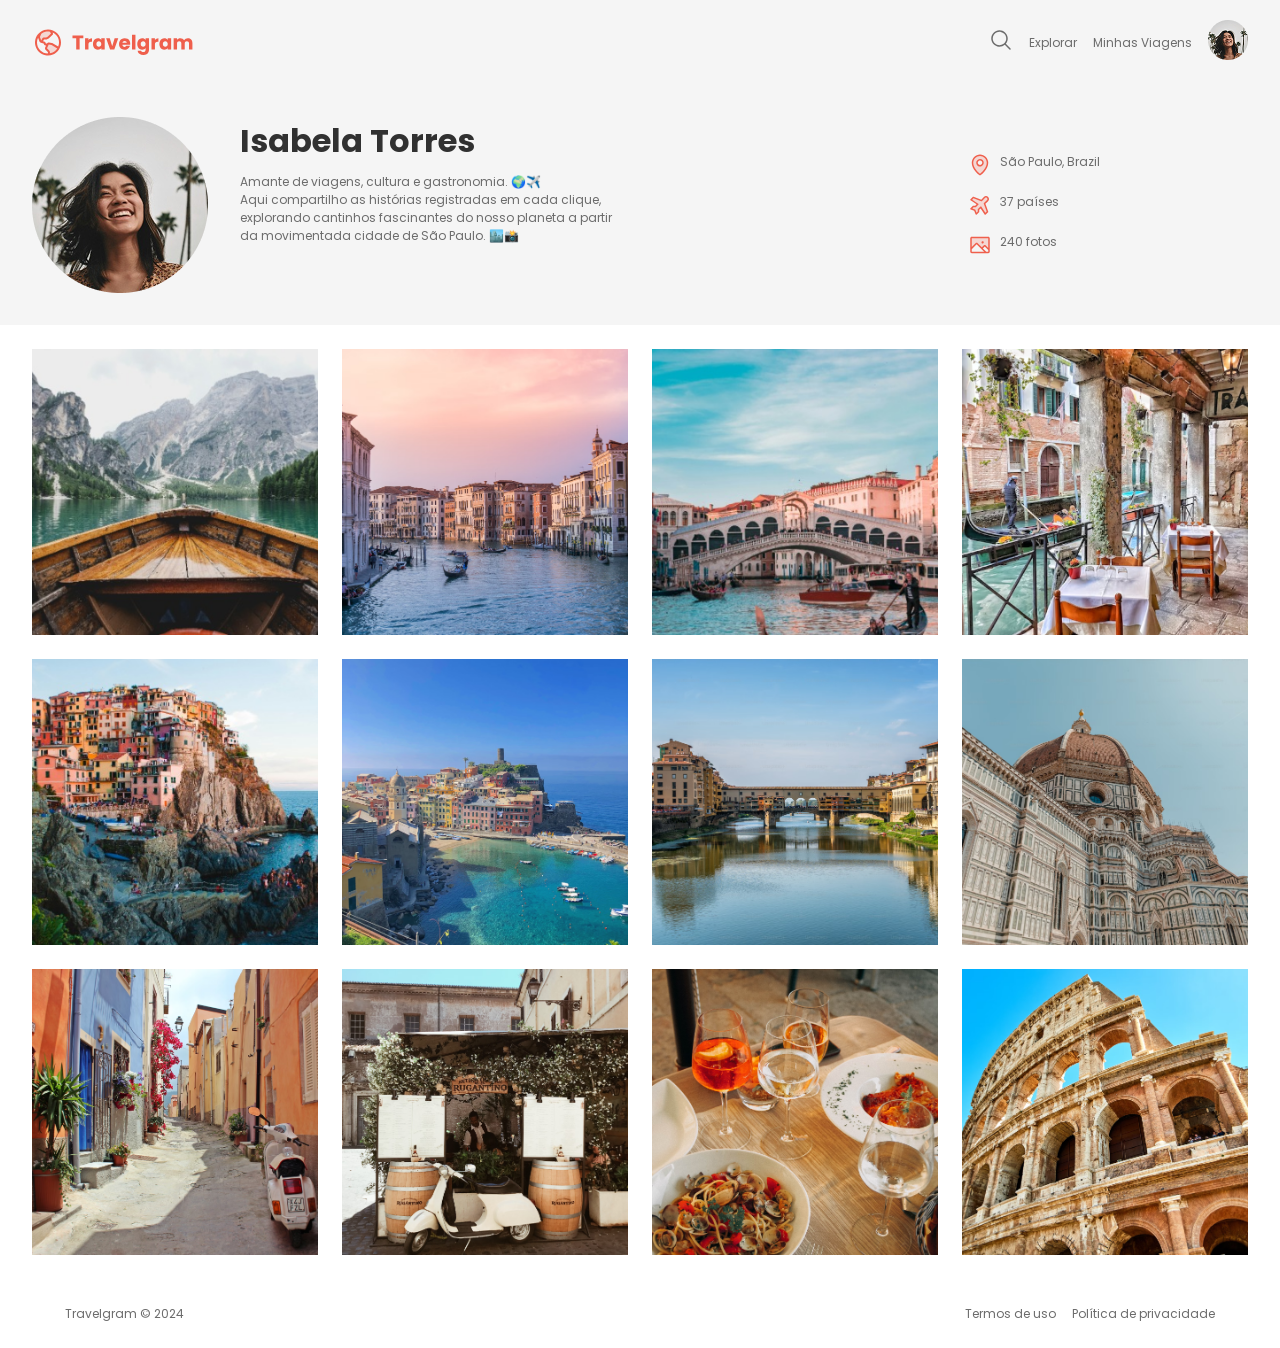
<file: HTML-CSS/01-Travelgram/index.html>
<!DOCTYPE html>
<html lang="pt-BR">
<head>
  <meta charset="UTF-8">
  <meta name="viewport" content="width=device-width, initial-scale=1.0">
  <link rel="preconnect" href="https://fonts.googleapis.com">
  <link rel="preconnect" href="https://fonts.gstatic.com" crossorigin>
  <link href="https://fonts.googleapis.com/css2?family=Poppins:wght@400;500;700&display=swap" rel="stylesheet">
  <link rel="stylesheet" href="style.css">
  <title>Travelgram</title>
</head>
<body>
  <header>
    <img src="assets/Logo.svg" alt="Travelgram Logo">
    <nav>
       <ul>
        <li><a href="#"><img src="assets/MagnifyingGlass.svg" alt="lupa"></a></li>
        <li><a href="#">Explorar</a></li>
        <li><a href="#">Minhas Viagens</a></li>
        <li><a href="#"><img src="assets/Profile pic (1).png" alt="Perfil"></a></li>
        </ul>
    </nav>
  </header>
  <main>
    <section class="profile">
      <div class="profile-info">
        <img class="avatar" src="assets/Profile pic.png" alt="Foto de perfil">
        <div class="profile-details">
          <h1>Isabela Torres</h1>
          <p>Amante de viagens, cultura e gastronomia. 🌍✈️<br>  
            Aqui compartilho as histórias registradas em cada clique, 
            explorando cantinhos fascinantes do nosso planeta a partir 
            da movimentada cidade de São Paulo. 🏙️📸</p>
        </div>
      </div>  
      <div class="stats">
        <div class="stat">
          <img src="assets/MapPin.svg" alt="mapa pin">
          <p>São Paulo, Brazil</p>
        </div>
        <div class="stat">
          <img src="assets/AirplaneTilt.svg" alt="avião">
          <p>37 países</p>
        </div>
        <div class="stat">
          <img src="assets/Image.svg" alt="câmera">
          <p>240 fotos</p>
        </div>
      </div>
    </section>
    <section class="gallery">
      <img src="assets/Image 01.png" alt="">
      <img src="assets/Image 02.png" alt="">
      <img src="assets/Image 03.png" alt="">
      <img src="assets/Image 04.png" alt=""> 
      <img src="assets/Image 05.png" alt="">
      <img src="assets/Image 06.png" alt="">
      <img src="assets/Image 07.png" alt="">
      <img src="assets/Image 08.png" alt="">
      <img src="assets/Image 09.png" alt="">
      <img src="assets/Image 10.png" alt="">
      <img src="assets/Image 11.png" alt="">
      <img src="assets/Image 12.png" alt="">  
    </section>
  </main>
  <footer>
    <p><a href="">Travelgram © 2024</a></p>
    <div class="footer-links">
      <p><a href="">Termos de uso</a></p>
      <p><a href="">Política de privacidade</a></p>
    </div>
  </footer>
</body>
</html>
</file>
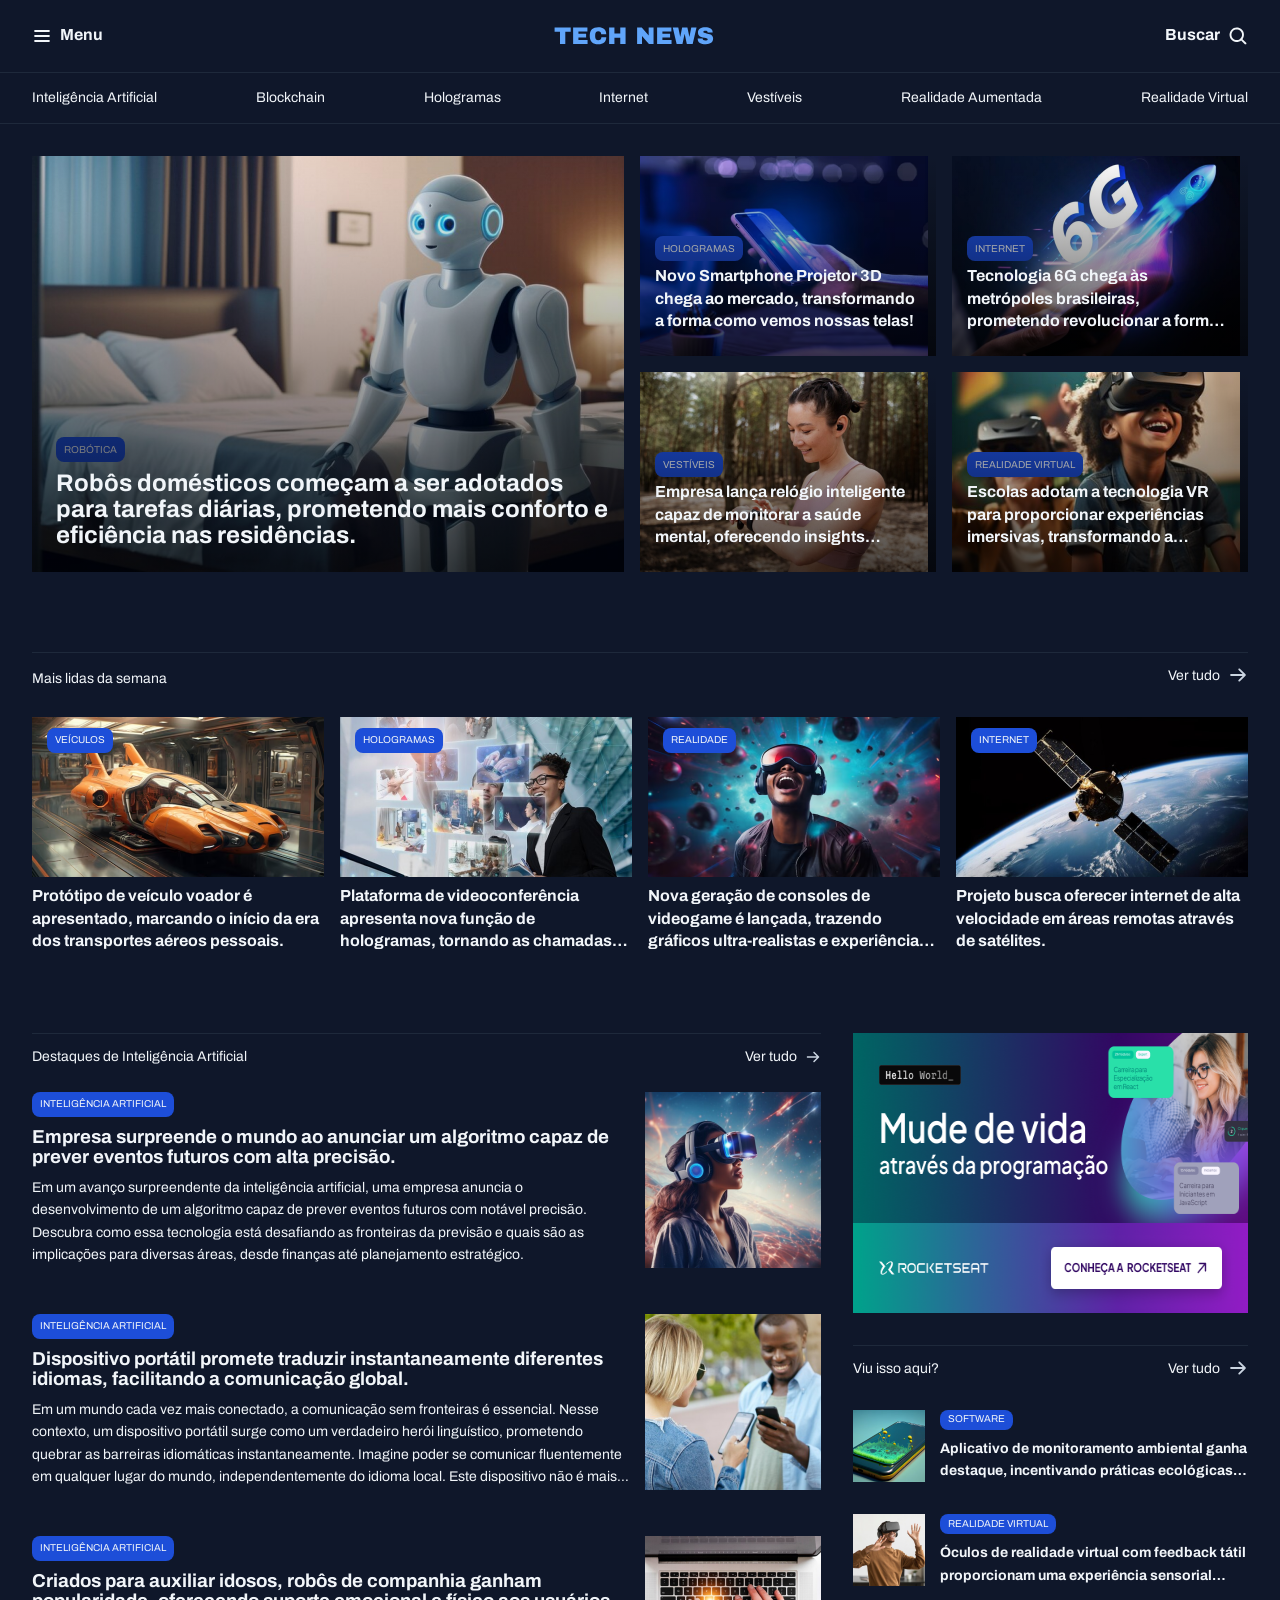
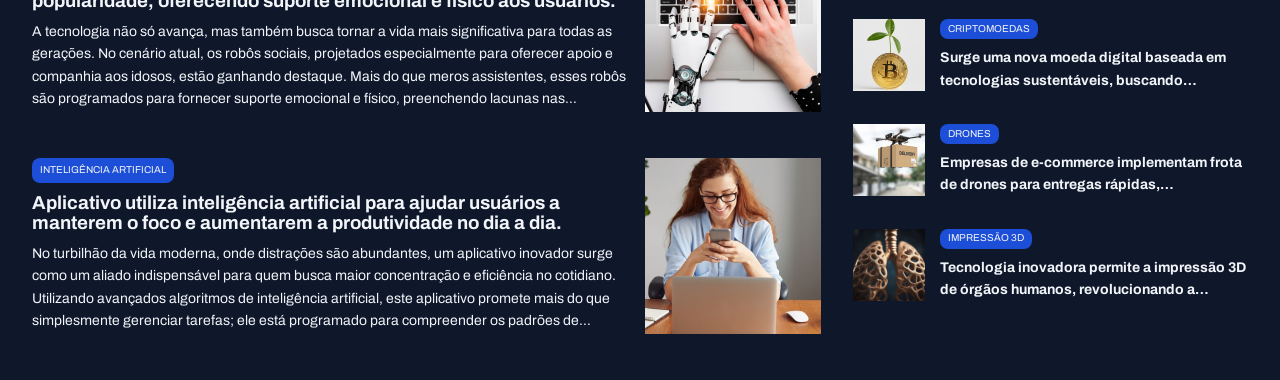
<file: HTML-CSS/02-PortalNoticias/index.html>
<!DOCTYPE html>
<html lang="pt-br">
<head>
  <meta charset="UTF-8">
  <meta name="viewport" content="width=device-width, initial-scale=1.0">
  <link rel="preconnect" href="https://fonts.googleapis.com">
  <link rel="preconnect" href="https://fonts.gstatic.com" crossorigin>
  <title>TechNews</title>
  <link href="https://fonts.googleapis.com/css2?family=Archivo:ital,wght@0,100..900;1,100..900&display=swap" rel="stylesheet"><link rel="stylesheet" href="styles/global.css">
  
</head>
<body>
  <header>
    <nav id="primary-nav">
      
        <div class="menu">
          <a href="#"><img src="assets/List.svg" alt=""></a>
          <span>Menu</span>
        </div>
        <a href="#"><img class="logo" src="assets/Logo (1).svg" alt="Logo do site TechNews"></a>
        <div class="search">
          <span>Buscar</span>
          <a href="#"><img src="assets/MagnifyingGlass.svg" alt="Lupa"></a>
         </div>
      
    </nav>
    <nav id="secondary-nav">
      <a href=#>Inteligência Artificial</a>
      <a href=#>Blockchain</a>
      <a href=#>Hologramas</a>
      <a href=#>Internet</a>
      <a href=#>Vestíveis</a>
      <a href=#>Realidade Aumentada</a>
      <a href=#>Realidade  Virtual</a>
    </nav>
  </header>
  <main>
    <section class="highlights">
      <article class="featured">
        <img src="assets/Image 01.png" alt="Robô doméstico realizando tarefas em uma residência.">
        <span class="tag">ROBÓTICA</span>
        <h2>Robôs domésticos começam a ser adotados para tarefas diárias, prometendo mais conforto e eficiência nas residências.</h2>
      </article>
       <article class="news-card">
        <img src="assets/Image 02.png" alt="Smartphone projetando imagens em três dimensões.">
        <span class="tag">HOLOGRAMAS</span>
        <h2>Novo Smartphone Projetor 3D chega ao mercado, transformando a forma como vemos nossas telas!</h2>
      </article>
      <article class="news-card">
        <img src="assets/Image 03.png" alt="Paisagem urbana representando a chegada da tecnologia 6G.">
        <span class="tag">Internet</span>
        <h2>Tecnologia 6G chega às metrópoles brasileiras, prometendo revolucionar a forma como vivemos e nos comunicamos.</h2>
      </article>
      <article class="news-card">
        <img src="assets/Image 04.png" alt="Pessoa utilizando um relógio inteligente para monitoramento da saúde.">
        <span class="tag">Vestíveis</span>
        <h2>Empresa lança relógio inteligente capaz de monitorar a saúde mental, oferecendo insights valiosos para o bem-estar pessoal.</h2>
      </article>
      <article class="news-card">
        <img src="assets/Image 05.png" alt="Estudantes utilizando óculos de realidade virtual em uma sala de aula.">
        <span class="tag">Realidade Virtual</span>
        <h2>Escolas adotam a tecnologia VR para proporcionar experiências imersivas, transformando a aprendizagem tradicional.</h2>
      </article>
    </section>
    <section class="most-read">
      <header>
        <h2>Mais lidas da semana</h2>
        
          <a class="see-all" href="#"> <span>Ver tudo</span><img src="assets/ArrowRightwhite.svg" alt=""></a>  
        
      </header>
      <div class="cards">
        <article>
          <img src="assets/Image 06.png" alt="Protótipo de veículo voador em demonstração.">
          <span class="tag">Veículos</span>
          <h2>Protótipo de veículo voador é apresentado, marcando o início da era dos transportes aéreos pessoais.</h2>
        </article>
        <article>
          <img src="assets/Image 07.png" alt="Pessoa participando de videoconferência com holograma.">
          <span class="tag">Hologramas</span>
          <h2>Plataforma de videoconferência apresenta nova função de hologramas, tornando as chamadas virtuais mais realistas e envolventes.</h2>
        </article>
        <article>
          <img src="assets/Image 08.png" alt="Jogador utilizando console de videogame com gráficos realistas.">
          <span class="tag">Realidade</span>
          <h2>Nova geração de consoles de videogame é lançada, trazendo gráficos ultra-realistas e experiências de jogo totalmente envolventes.</h2>
        </article>
        <article>
          <img src="assets/Image 09.png" alt="Satélite em órbita fornecendo internet para regiões remotas.">
          <span class="tag">Internet</span>
          <h2>Projeto busca oferecer internet de alta velocidade em áreas remotas através de satélites.</h2>
        </article>
      </div>
    </section>  
    <section class="ai">
      <header>
        <h2>Destaques de Inteligência Artificial</h2>
        
          <a class="see-all" href="#"> <span>Ver tudo</span><img src="assets/ArrowRightwhite.svg" alt=""></a>  
        
      </header>
      <article class="ai-article">
        <div class="ai-text">
          <span class="tag">Inteligência Artificial</span>
          <h3>Empresa surpreende o mundo ao anunciar um algoritmo capaz de prever eventos futuros com alta precisão.</h3>
          <p>Em um avanço surpreendente da inteligência artificial, uma empresa anuncia o desenvolvimento de um algoritmo capaz de prever eventos futuros com notável precisão. Descubra como essa tecnologia está desafiando as fronteiras da previsão e quais são as implicações para diversas áreas, desde finanças até planejamento estratégico.</p>
        </div>
        <img src="assets/Image 10.png" alt="Robô humanoide interagindo com humanos em um ambiente de trabalho.">
      </article>
      <article class="ai-article">
        <div class="ai-text">
          <span class="tag">Inteligência Artificial</span>
          <h3>Dispositivo portátil promete traduzir instantaneamente diferentes idiomas, facilitando a comunicação global.</h3>
          <p>Em um mundo cada vez mais conectado, a comunicação sem fronteiras é essencial. Nesse contexto, um dispositivo portátil surge como um verdadeiro herói linguístico, prometendo quebrar as barreiras idiomáticas instantaneamente. Imagine poder se comunicar fluentemente em qualquer lugar do mundo, independentemente do idioma local. Este dispositivo não é mais uma visão futurista, mas uma realidade impressionante que está transformando a forma como nos conectamos globalmente. Nesta reportagem, mergulharemos nas funcionalidades deste dispositivo revolucionário e como ele está moldando uma nova era de compreensão global..</p>
        </div>
        <img src="assets/Image 11.png" alt="Robô humanoide interagindo com humanos em um ambiente de trabalho.">
      </article>
      <article class="ai-article">
        <div class="ai-text">
          <span class="tag">Inteligência Artificial</span>
          <h3>Criados para auxiliar idosos, robôs de companhia ganham popularidade, oferecendo suporte emocional e físico aos usuários.</h3>
          <p>A tecnologia não só avança, mas também busca tornar a vida mais significativa para todas as gerações. No cenário atual, os robôs sociais, projetados especialmente para oferecer apoio e companhia aos idosos, estão ganhando destaque. Mais do que meros assistentes, esses robôs são programados para fornecer suporte emocional e físico, preenchendo lacunas nas necessidades de cuidado. Nesta matéria, exploraremos como esses companheiros tecnológicos estão impactando positivamente a qualidade de vida da terceira idade e proporcionando uma nova perspectiva sobre o envelhecimento.</p>
        </div>
        <img src="assets/Image 12.png" alt="Robô humanoide interagindo com humanos em um ambiente de trabalho.">
      </article>
      <article class="ai-article">
        <div class="ai-text">
          <span class="tag">Inteligência Artificial</span>
          <h3>Aplicativo utiliza inteligência artificial para ajudar usuários a manterem o foco e aumentarem a produtividade no dia a dia.</h3>
          <p>No turbilhão da vida moderna, onde distrações são abundantes, um aplicativo inovador surge como um aliado indispensável para quem busca maior concentração e eficiência no cotidiano. Utilizando avançados algoritmos de inteligência artificial, este aplicativo promete mais do que simplesmente gerenciar tarefas; ele está programado para compreender os padrões de trabalho de cada usuário, oferecendo sugestões personalizadas para otimizar o tempo e maximizar a produtividade. Nesta matéria, exploraremos como essa ferramenta tecnológica está se tornando a chave para manter o foco em um mundo cada vez mais cheio de distrações, transformando a maneira como encaramos nossas responsabilidades diárias.</p>
        </div>    
        <img src="assets/Image 13.png" alt="Robô humanoide interagindo com humanos em um ambiente de trabalho.">
      </article>
        
    </section>
    <aside class="aside"> 
      <a class="ad" href="#"><img src="assets/Ads.png" alt=""></a>
      <section class="related-news">
        <header>
          <h2>Viu isso aqui?</h2>
          <a class="see-all" href="#"> <span>Ver tudo</span><img src="assets/ArrowRightwhite.svg" alt=""></a> 
        </header>
        
        <article>
          <img src="assets/Image 14.png" alt="Pessoa utilizando aplicativo para monitoramento ambiental.">
          <div class="relatad-article">
            <span class="tag">Software</span>
            <h4>Aplicativo de monitoramento ambiental ganha destaque, incentivando práticas ecológicas e promovendo a conscientização..</h4>
          </div>
        </article>

        <article>
          <img src="assets/Image 15.png" alt="Usuário utilizando óculos de realidade virtual.">
          <div class="relatad-article">
            <span class="tag">Realidade Virtual</span>
            <h4>Óculos de realidade virtual com feedback tátil proporcionam uma experiência sensorial completa, imergindo usuários em ambientes digitais.</h4>
          </div>
        </article>

        <article>
          <img src="assets/Image 16.png" alt="Representação de moeda digital sustentável.">
          <div class="relatad-article">
            <span class="tag">Criptomoedas</span>
            <h4>Surge uma nova moeda digital baseada em tecnologias sustentáveis, buscando minimizar o impacto ambiental associado à mineração de criptomoedas.</h4>
          </div>
        </article>

        <article>
          <img src="assets/Image 17.png" alt="Drone realizando entrega de encomenda.">
          <div class="relatad-article">
            <span class="tag">Drones</span>
            <h4>Empresas de e-commerce implementam frota de drones para entregas rápidas, transformando o cenário do comércio online.</h4>
          </div>
        </article>

        <article>
          <img src="assets/Image 18.png" alt="Impressora 3D produzindo um órgão humano.">
          <div class="relatad-article">
            <span class="tag">Impressão 3d</span>
            <h4>Tecnologia inovadora permite a impressão 3D de órgãos humanos, revolucionando a medicina e a lista de espera por transplantes.</h4>
          </div>
        </article>
      </section>
    </aside>
  </main>


</body>
</html>
</file>
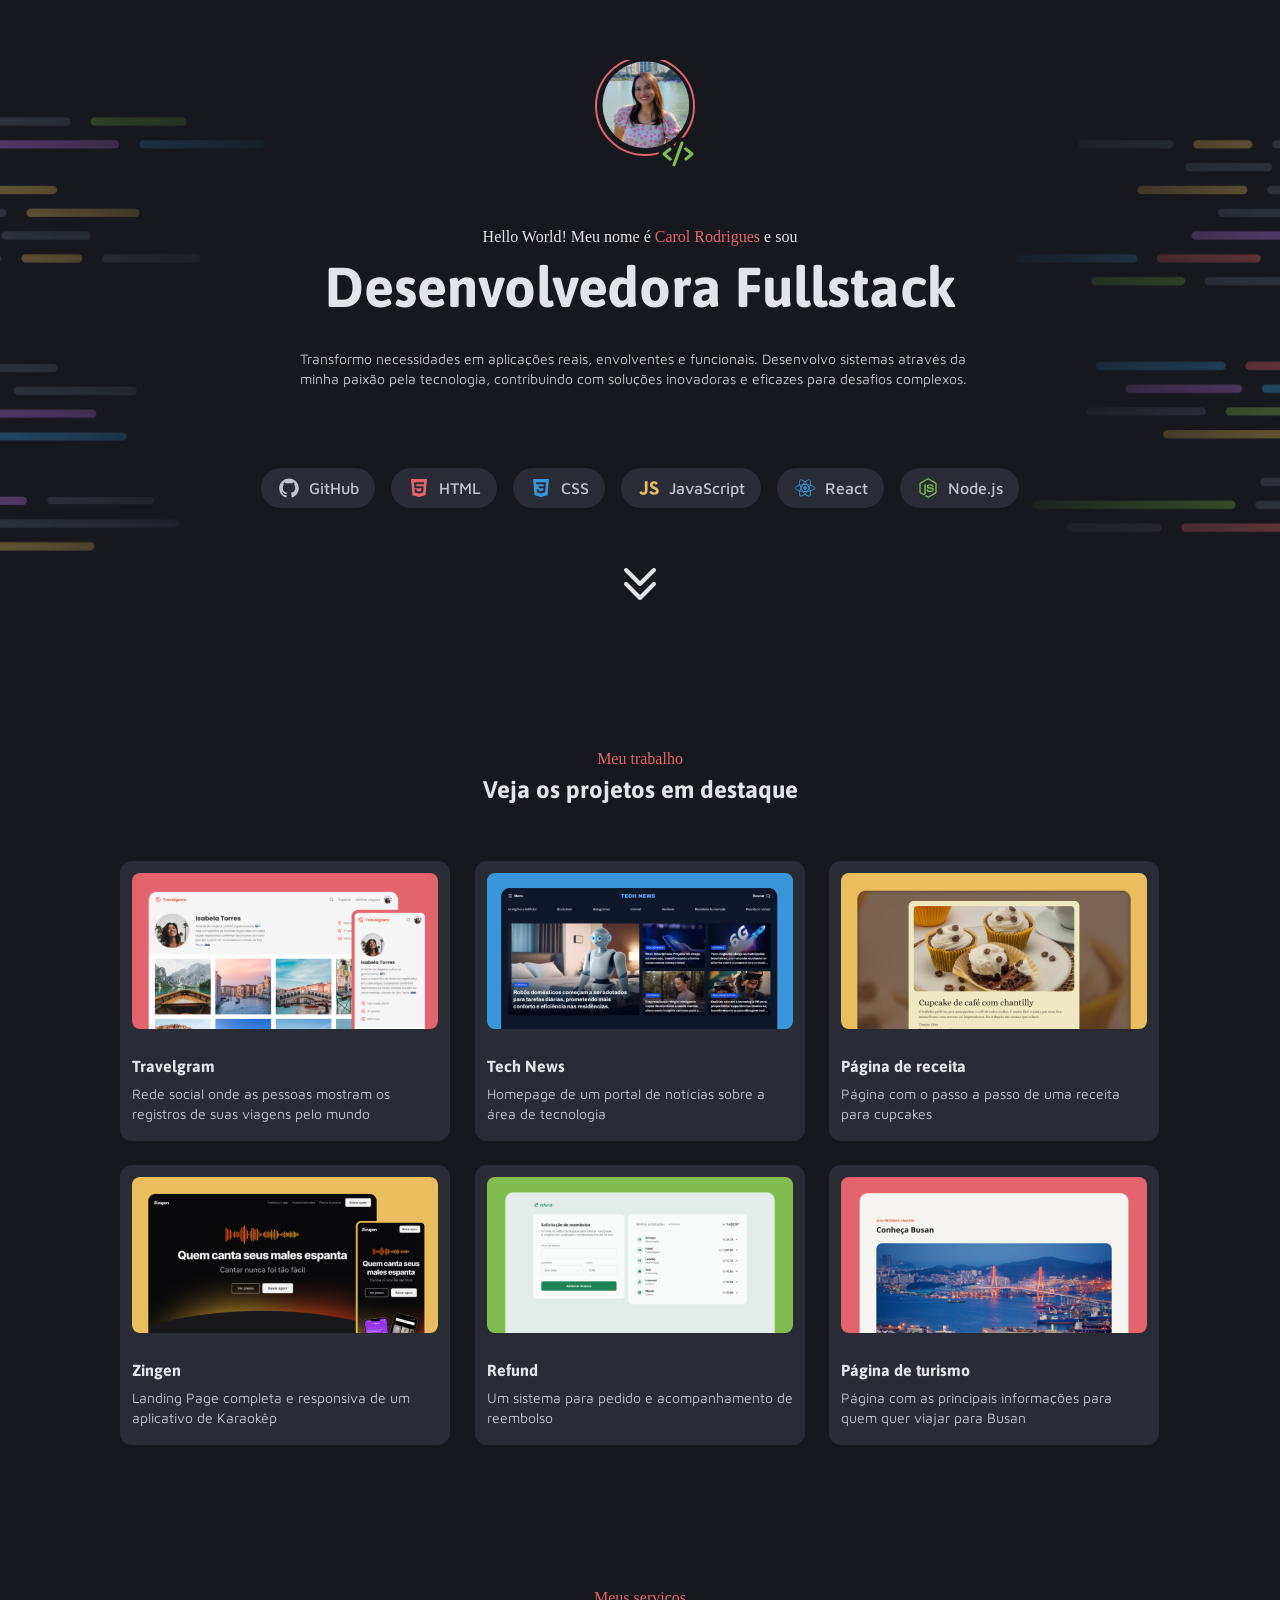
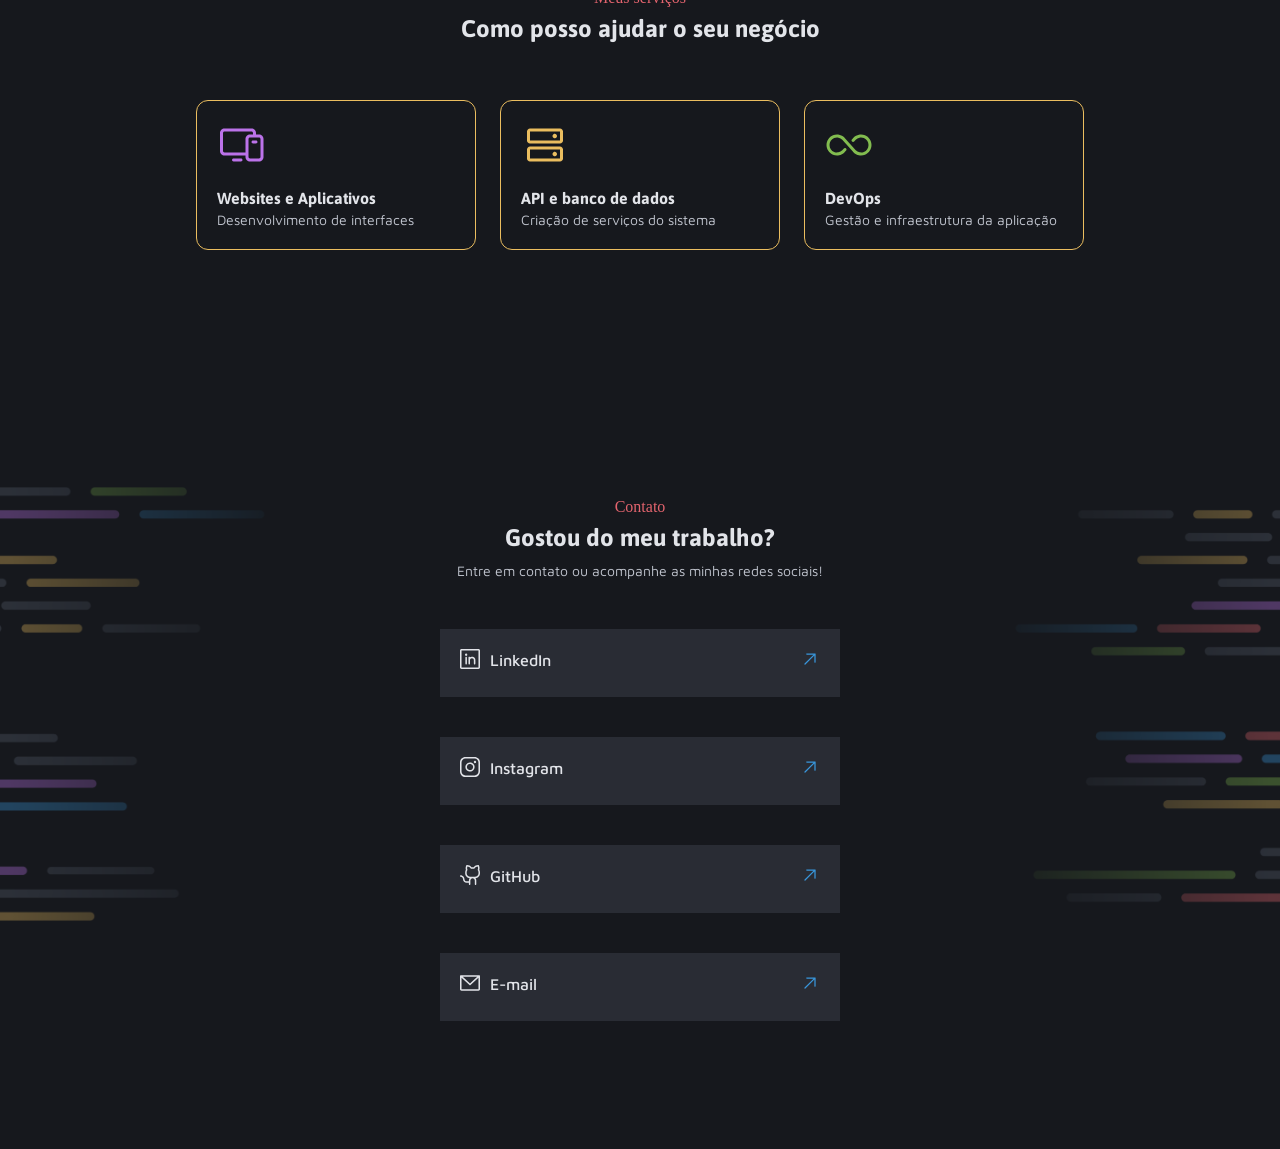
<file: HTML-CSS/03-PortfolioDev/index.html>
<!DOCTYPE html>
<html lang="pt-br">
<head>
  <meta charset="UTF-8">
  <meta name="viewport" content="width=device-width, initial-scale=1.0">
  <link rel="preconnect" href="https://fonts.googleapis.com">
  <link rel="preconnect" href="https://fonts.gstatic.com" crossorigin>
  <link rel="stylesheet" href="style/index.css">
  <link href="https://fonts.googleapis.com/css2?family=Asap:ital,wght@0,100..900;1,100..900&family=Inconsolata:wght@200..900&family=Maven+Pro:wght@400..900&display=swap" rel="stylesheet">
  <title>Portfólio Carol Rodrigues </title>
</head>
<body>
  <main id="container">
    <section id="hero" class="bg-image">
      <div class="hero-info">
        <div class="hero-profile">
          <div class="avatar-container">
            <img class="ornament" src="assets/Avatar.svg" alt="">
            <img class="avatar" src="assets/1775273886775.jpg" alt="Foto de Carol Rodrigues">
          </div>
          <header>
            <p class="subtitle">Hello World! Meu nome é <span class="name">Carol Rodrigues</span> e sou</p>
            <h1>Desenvolvedora Fullstack</h1>
            <p class="text-sm">Transformo necessidades em aplicações reais, envolventes e funcionais. Desenvolvo sistemas através da minha paixão pela tecnologia, contribuindo com soluções inovadoras e eficazes para desafios complexos.</p>
          </header>
        </div>
        <ul class="stacks">
      
            <li class="tag-stack">
                <img id="github-img" src="assets/icones/GitHub.svg" alt="Logo GitHub">
                <span>GitHub</span>
            </li>
            <li class="tag-stack">
                <img id="html-img" src="assets/icones/HTML.svg" alt="Logo HTML">
                <span>HTML</span>
            </li>
      
            <li class="tag-stack">
               <img id="css-img" src="assets/icones/CSS.svg" alt="Logo css">
              <span>CSS</span>
            </li>
      
            <li class="tag-stack">
               <img id="js-img" src="assets/icones/JavaScript.svg" alt="Logo JavaScript">
              <span>JavaScript</span>
            </li>
      
            <li class="tag-stack">
             <img id="react-img" src="assets/icones/React.svg" alt="Logo React">
             <span>React</span>
            </li>
      
            <li class="tag-stack">
              <img id="node-img" src="assets/icones/Node.js.svg" alt="Logo Node.js">
              <span>Node.js</span>
            </li>
        </ul>
      </div>
      <img class="arrow" src="assets/icones/Vector.svg" alt="">
    </section>

    <section id="projects" class="bg-gray">
      <header>
        <p class="subtitle">Meu trabalho</p>
        <h2 class="title-md">Veja os projetos em destaque</h2>
      </header>

      <div id="project-list">
        
        <article class="project-card">
            <img src="assets/thumbnail/Thumbnail_Project-01.png" alt="">
            <div class="project-info">
              <h3 class="title-sm">Travelgram</h3>
              <p class="text-sm">Rede social onde as pessoas mostram os registros de suas viagens pelo mundo</p>
            </div>         
        </article>

        <article class="project-card">
            <img src="assets/thumbnail/Thumbnail_Project-02.png" alt="">
            <div class="project-info">
              <h3 class="title-sm">Tech News</h3>
              <p class="text-sm">Homepage de um portal de notícias sobre a área de tecnologia</p>
            </div>
        </article>

        <article class="project-card">
            <img src="assets/thumbnail/Thumbnail_Project-03.png" alt="">
            <div class="project-info">
              <h3 class="title-sm">Página de receita</h3>
              <p class="text-sm">Página com o passo a passo de uma receita para cupcakes</p>
            </div>
        </article>

        <article class="project-card">
          <img src="assets/thumbnail/Thumbnail_Project-04.png" alt="">
          <div class="project-info">
            <h3 class="title-sm">Zingen</h3>
            <p class="text-sm">Landing Page completa e responsiva de um aplicativo de Karaokêp</p>
          </div>
        </article>

        <article class="project-card">
            <img src="assets/thumbnail/Thumbnail_Project-05.png" alt="">
            <div class="project-info">
              <h3 class="title-sm">Refund</h3>
              <p class="text-sm">Um sistema para pedido e acompanhamento de reembolso </p>
            </div>
        </article>

        <article class="project-card"> 
            <img src="assets/thumbnail/Thumbnail_Project-06.png" alt="">
            <div class="project-info">
              <h3 class="title-sm">Página de turismo</h3>
              <p class="text-sm">Página com as principais informações para quem quer viajar para Busan</p>
            </div>  
        </article>

      </div>
    </section>
    <section id="services" class="bg-gray">
      <header>
        <p class="subtitle">Meus serviços</p>
        <h2 class="title-md">Como posso ajudar o seu negócio</h2>     
      </header>
      <div class="service-list">

          <article class="service-card">
            <img src="assets/icones/Vector-1.svg" alt="">
            <div class="service-info">
              <h3 class="title-sm">Websites e Aplicativos</h3>
              <p class="text-sm">Desenvolvimento de interfaces</p>
            </div>
          </article>

          <article class="service-card">        
            <img src="assets/icones/Vector-2.svg" alt="">
             <div class="service-info">
            <h3 class="title-sm">API e banco de dados</h3>
            <p class="text-sm">Criação de serviços do sistema </p>
          </div>
          </article>

          <article class="service-card">         
            <img src="assets/icones/Vector-3.svg" alt="">
          <div class="service-info">
            <h3 class="title-sm">DevOps</h3>
            <p class="text-sm">Gestão e infraestrutura da aplicação </p>
          </div>
          </article>
      </div>
    </section>
    <section id="contact" class="bg-image">
      <header>
        <p class="subtitle">Contato</p>
        <h2 class="title-md">Gostou do meu trabalho? </h2>   
        <p class="text-sm">Entre em contato ou acompanhe as minhas redes sociais!</p>
      </header>  
      <ul class="contact-list">
        <li >
          <a href="#" class="contact-card">
            <div class="info">
              <img src="assets/icones/Vector-7.svg" alt="Ícone do LinkedIn">
              <span>LinkedIn</span>
            </div>
            
            <img class="seta"  src="assets/icones/seta-azul.svg" alt="">
          </a>
        </li>

         <li >
          <a href="#" class="contact-card">
            <div class="info">
              <img src="assets/icones/Vector-8.svg" alt="Ícone do Instagram">
              <span>Instagram</span>
            </div>
            <img class="seta" src="assets/icones/seta-azul.svg" alt="">
          </a>
        </li>

         <li >
          <a href="#" class="contact-card">
            <div class="info">
              <img src="assets/icones/Vector-6.svg" alt="Ícone do GitHub">
              <span>GitHub</span>
            </div>
            <img class="seta" src="assets/icones/seta-azul.svg" alt="">
          </a>
        </li>

          <li >
          <a href="#" class="contact-card">
            
            <div class="info">
              <img src="assets/icones/Vector-5.svg" alt="Ícone e-mail">
              <span>E-mail</span>
              
            </div>
            <img class="seta" src="assets/icones/seta-azul.svg" alt="">
          </a>
        </li>
      </ul>
    </section>
  </main>
</body>
</html>
</file>
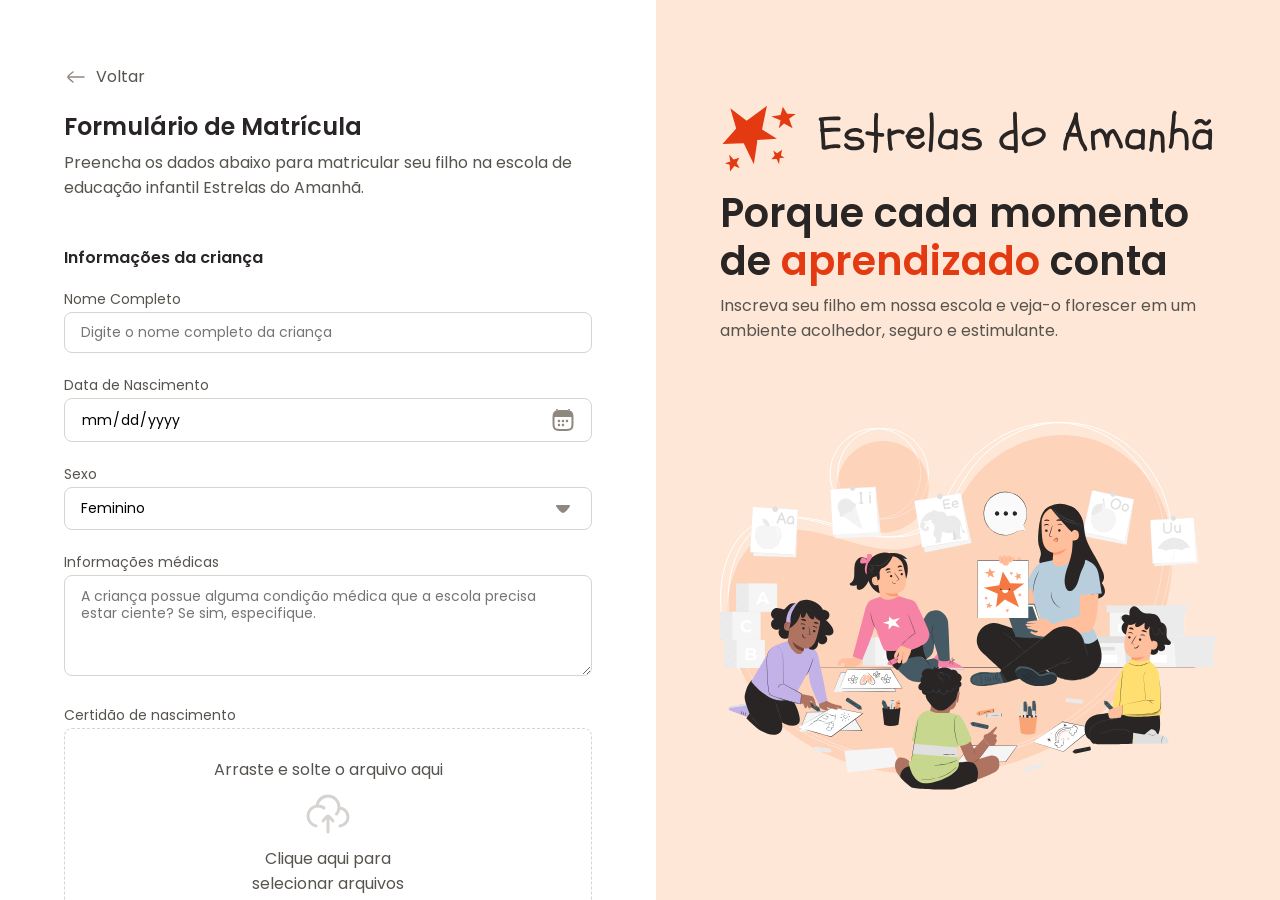
<file: HTML-CSS/04-FormularioMatricula/index.html>
<!DOCTYPE html>
<html lang="pt-br">
<head>
  <meta charset="UTF-8">
  <meta name="viewport" content="width=device-width, initial-scale=1.0">
  <link rel="preconnect" href="https://fonts.googleapis.com">
  <link rel="preconnect" href="https://fonts.gstatic.com" crossorigin>

  <link rel="stylesheet" href="./style/index.css">

  <link href="https://fonts.googleapis.com/css2?family=Poppins:ital,wght@0,100;0,200;0,300;0,400;0,500;0,600;0,700;0,800;0,900;1,100;1,200;1,300;1,400;1,500;1,600;1,700;1,800;1,900&display=swap" rel="stylesheet">  
  <title>Formulário de Matrícula</title>
</head>
<body>
  <div id="app">

    <main>
      <div class="main-container">
          <div class="back">
            <img src="assets/arrow-left-02.svg" alt="">
            <span>Voltar</span>
          </div>
          <h1>Formulário de Matrícula</h1>
          <p>Preencha os dados abaixo para matricular seu filho na escola de educação infantil Estrelas do Amanhã.</p>
          <form>
            <fieldset>
               <legend>Informações da criança</legend>

                <div class="input-wrapper">
                <label for="child-name">Nome Completo</label>
                <input type="text" id="child-name" name="child-name" placeholder="Digite o nome completo da criança">
               </div>

                <div class="input-wrapper">
                <label for="birth">Data de Nascimento</label>
                <input type="date" name="birth" id="birth">
               </div>
              
                <div class="select-wrapper">
                <label for="select-gender">Sexo</label>
                <select name="select-gender" id="select-gender">
                  <option value="feminino">Feminino</option>
                  <option value="masculino">Masculino</option>
                </select>
               </div>
              
               <div class="textarea-wrapper">
                <label for="child-health">Informações médicas</label>
                <textarea name="child-health" id="child-health" cols="30" rows="5" placeholder="A criança possue alguma condição médica que a escola precisa estar ciente? Se sim, especifique."></textarea>
               </div>
              
              <div class="file-wrapper">
                <label for="birth-file">Certidão de nascimento</label>
                <div class="dropzone">
                  <p>Arraste e solte o arquivo aqui</p>
                 <input type="file" name="birth-file" id="birth-file">
                  <svg width="48" height="48" viewBox="0 0 48 48" fill="none" xmlns="http://www.w3.org/2000/svg">
                  <path d="M34.9552 18.0221C34.97 18.022 34.985 18.022 35 18.022C39.9706 18.022 44 22.0588 44 27.0386C44 31.6796 40.5 35.5016 36 36M34.9552 18.0221C34.9848 17.6921 35 17.3579 35 17.0202C35 10.9339 30.0752 6 24 6C18.2465 6 13.5247 10.4253 13.0408 16.0638M34.9552 18.0221C34.7506 20.2952 33.8572 22.3692 32.4856 24.033M20.001 18.022C18.3295 16.7639 16.2516 16.0183 14 16.0183C13.6765 16.0183 13.3565 16.0337 13.0408 16.0638C7.96796 16.5475 4 20.8278 4 26.0366C4 30.8834 7.43552 34.9264 12 35.8546" stroke="#D6D3D1" stroke-width="3" stroke-linecap="round" stroke-linejoin="round"/>
                  <path d="M24 26V42M24 26C22.5996 26 19.9831 29.9886 19 31M24 26C25.4004 26 28.017 29.9886 29 31" stroke="#D6D3D1" stroke-width="3" stroke-linecap="round" stroke-linejoin="round"/>
                  </svg>

                 <p>Clique aqui para <br> selecionar arquivos</p>
                </div>
              </div>
              
            </fieldset>

            <fieldset class="adress-info">
              <legend>Endereço residencial</legend>

              <div class="input-wrapper">
                <label for="cep">CEP</label>
                <input type="text" name="cep" id="cep" placeholder="Digite o CEP">
              </div>

              <div class="flex">
                <div class="input-wrapper  flex-1">
                  <label for="street">Rua</label>
                  <input type="text" name="street" id="street" placeholder="Rua das Flores" disabled>
                </div>

                <div class="input-wrapper  flex-2">
                  <label for="number">Número</label>
                  <input type="text" name="number" id="number" placeholder="Digite o número">
                </div>

              </div>


               <div class="flex">
                <div class="input-wrapper  flex-1">
                  <label for="city">Cidade</label>
                  <input type="text" name="city" id="city" placeholder="São Paulo" disabled>
                </div>

                <div class="input-wrapper  flex-2">
                  <label for="state">Estado</label>
                  <input type="text" name="state" id="state" placeholder="SP" disabled>
                </div>
              </div>

            </fieldset>

            <fieldset class="gardian">
              <legend>Informações do responsável</legend>

              <div class="input-wrapper">
                <label for="gardian-name">Nome do responsável</label>
                <input type="text" id="gardian-name" name="gardian-name" placeholder="Digite o nome completo do responsável">
                <small>Principal responsável legal e contato de emergência</small>
              </div>

              <div class="input-wrapper">
                <label for="gardian-phone">Telefone</label>
                <input type="tel" id="gardian-phone" name="gardian-phone" placeholder="(10) 9 8765-4321">
              </div>

              <div class="input-wrapper">
                <label for="gardian-email">E-mail</label>
                <input type="email" id="gardian-email" name="gardian-email" placeholder="Digite o e-mail do responsável" required>

                <div class="erro">
                <img src="assets/alert-circle.svg" alt="ícone de alerta vermelho">
                <span>Insira um e-mail válido</span>
              </div>
              </div>   
            </fieldset>

            <fieldset class="enrollment-options">
             <div class="input-wrapper">
                <legend>Selecione o turno de estudo</legend>

                <div class="radio-wrapper">
                  <div class="radio-inner">
                    <div class="radio-img"></div>
                    <input type="radio" name="shift" id="morning">
                    <img src="assets/sun-cloud-02.svg" alt="ícone de sol com nuvem">
                    <label for="morning">Manhã</label>
                  </div>
                  <div class="radio-inner">
                    <div class="radio-img"></div>
                    <input type="radio" name="shift" id="after">
                    <img src="assets/sun-02.svg" alt="ícone de sol">
                    <label for="after">Tarde</label>
                  </div>
                </div>                 
              </div>  
              <div class="input-wrapper">
                <label>Em qual esporte você gostaria de inscrever seu filho?</label>

                <div class="radio-wrapper">
                  <div class="radio-inner">
                    <div class="radio-img"></div>
                    <input type="radio" name="sport" id="footboll">
                    <img src="assets/football.svg" alt="">
                    <label for="">Futebol</label>
                  </div>
                  
                  <div class="radio-inner">
                    <div class="radio-img"></div>
                    <input type="radio" name="sport" id="basketball">
                    <img src="assets/basketball-02.svg" alt="">
                    <label for="basketball">Basquete</label>
                  </div>

                  <div class="radio-inner">
                    <div class="radio-img"></div>
                    <input type="radio" name="sport" id="swimm">
                    <img src="assets/swimming.svg" alt="">
                    <label for="swimm">Natação</label>
                  </div>

                  <div class="radio-inner">
                    <div class="radio-img"></div>
                    <input type="radio" name="sport" id="yoga">
                    <img src="assets/yoga-02.svg" alt="">
                    <label for="yoga">Yoga</label>
                  </div>

                  <div class="radio-inner">
                    <div class="radio-img"></div>
                    <input type="radio" name="sport" id="voley">
                    <img src="assets/volleyball.svg" alt="">
                    <label for="voley">Vôlei</label>
                  </div>

                  <div class="radio-inner">
                    <div class="radio-img"></div>
                    <input type="radio" name="sport" id="box">
                    <img src="assets/boxing-glove-01.svg" alt="">
                    <label for="box">Box</label>
                  </div>




                </div>
              </div>  
            </fieldset>

            <div class="terms-wrapper input-wrapper checkbox-wrapper">
              <div class="checkbox-img"></div>
              <input type="checkbox" name="terms" id="terms">

              <label for="terms">Declaro que li e concordo com os <strong>Termos e Condições</strong> e com a <strong>Política de Privacidade</strong> da escola Estrela do Amanhã. </label>
            </div>
            <div class="actions-button">
              <button class="btn-secondary" type="button">Salvar Respostas</button>

              <button class="btn-primary" type="submit">Fazer Matricula</button>
            </div>
        </form>      
      </div>
      </main>
      
      <aside>
        <div class="aside-container">
          <header>
            <img src="assets/Frame 48095956.svg" alt="Logo Estrelas do Amanhã">
            <h2>Porque cada momento de <span>aprendizado</span> conta</h2>
            <p>Inscreva seu filho em nossa escola e veja-o florescer em um ambiente acolhedor, seguro e estimulante.</p>
        </header>
        <img src="assets/Illustration.svg" alt="Ilustração de uma professora com alunos se divertindo durante o aprendizado.">
      </div>
    </aside>

  </div>
  
</body>
</html>
</file>
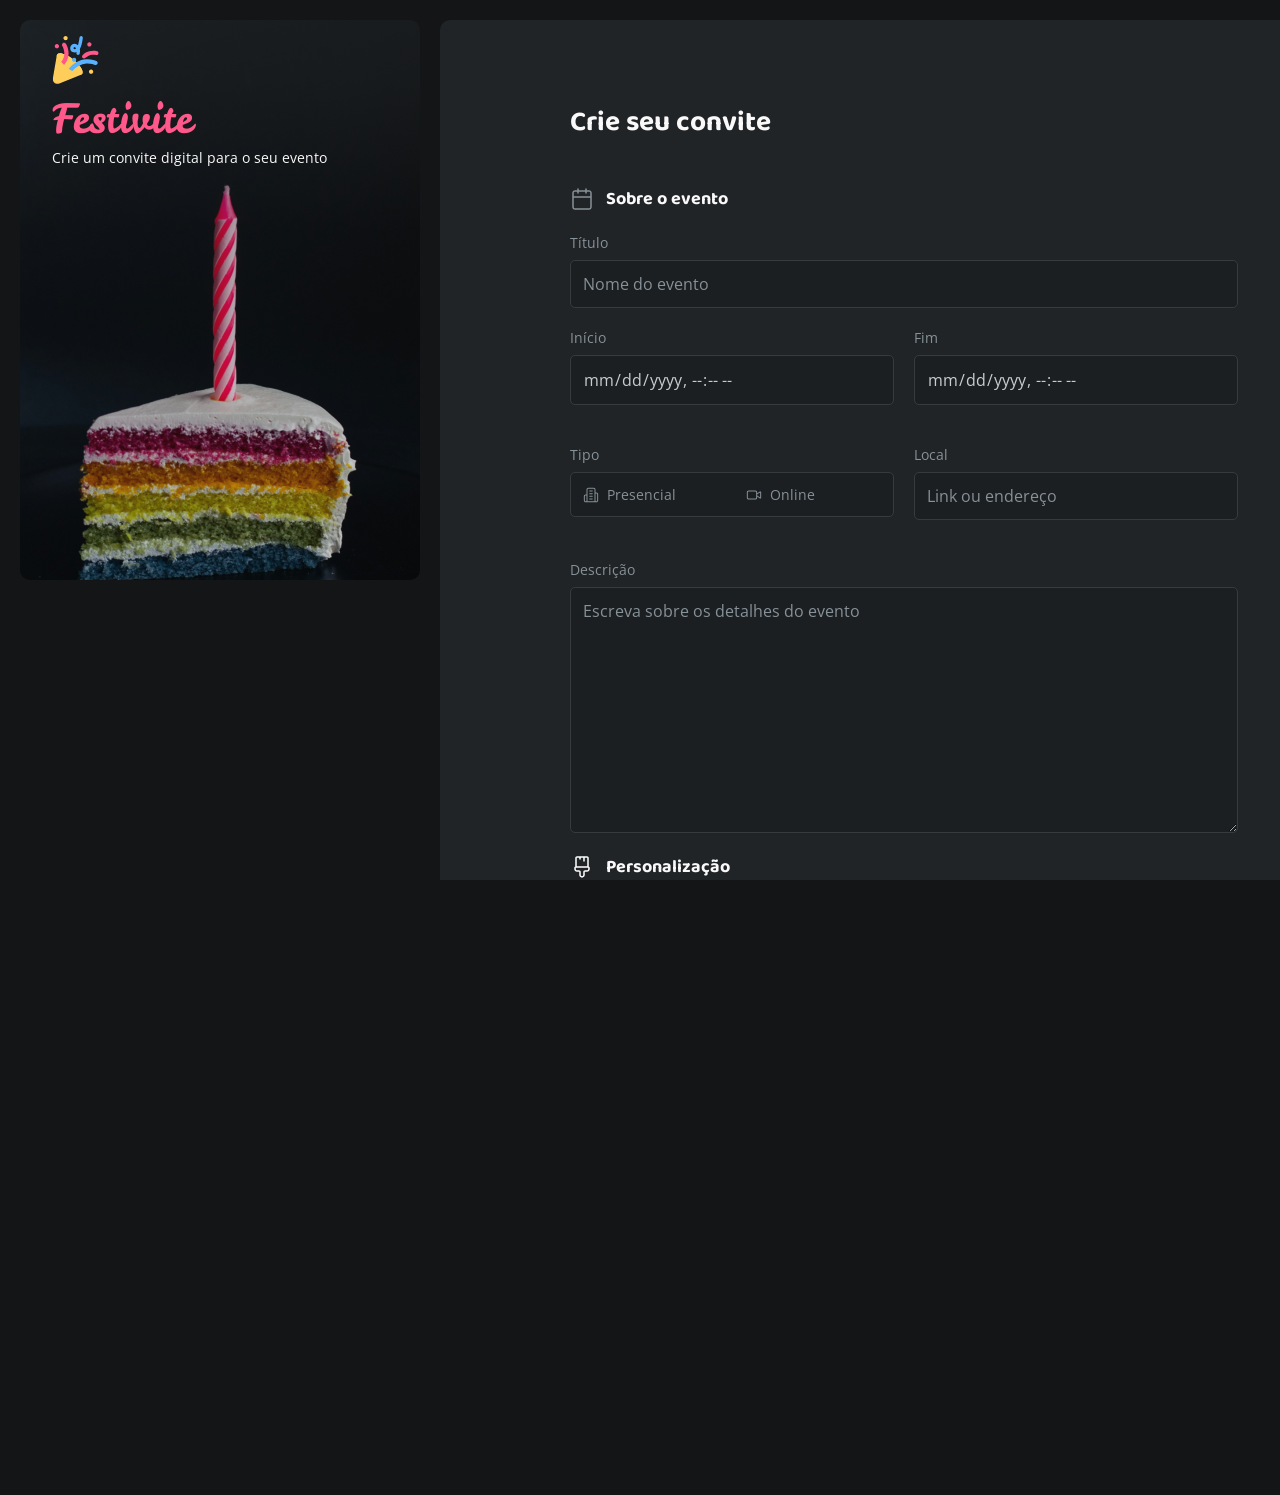
<file: HTML-CSS/05-FormularioConvite/index.html>
<!DOCTYPE html>
<html lang="pt-br">
<head>
  <meta charset="UTF-8">
  <meta name="viewport" content="width=device-width, initial-scale=1.0">
  <link rel="preconnect" href="https://fonts.googleapis.com">
  <link rel="preconnect" href="https://fonts.gstatic.com" crossorigin>
  <link rel="stylesheet" href="styles/index.css">
  <link href="https://fonts.googleapis.com/css2?family=Baloo+2:wght@400..800&family=Leckerli+One&family=Open+Sans:ital,wght@0,300..800;1,300..800&display=swap" rel="stylesheet">
  <title>Festivite</title>
</head>
<body>
  <div class="pg">
    <aside>
      <div class="container-aside">
        <img src="assets/Background.png" alt="Foto de um bolo colorido com uma vela de aniversário em cima" srcset="">
        <div class="info-aside">
          <img src="assets/Logo.svg" alt="Logo do Festivite" srcset="">
          <h2>Festivite</h2>
          <p>Crie um convite digital para o seu evento</p>
        </div>
      </div>
    </aside>
    <main>
      <div class="container-main">
        <h1>Crie seu convite</h1>
        <form>
          <fieldset>
            <div class="legend-wrapper">
              <img src="assets/calendar.svg" alt="ícone calendário" srcset="">
              <legend>Sobre o evento</legend>
            </div>

            <div class="input-wrapper">
                <label for="event-name">Título</label>
                <input type="text" name="event-name" id="event-name" placeholder="Nome do evento" required>
                <span class="input-error"><img src="assets/circle-alert.svg" alt="">Campo obrigatório</span>
            </div>

            <div class="input-wrapper-row">

              <div class="input-wrapper">
                <label for="event-date-inicio">Início</label>
                <input type="datetime-local" name="event-date-inicio" id="event-date-inicio" required>
                <span class="input-error"><img src="assets/circle-alert.svg" alt="">Campo obrigatório</span>
              </div>
              
              <div class="input-wrapper">
                <label for="event-date-fim">Fim</label>
                <input type="datetime-local" name="event-date-fim" id="event-date-fim" required>
                <span class="input-error"><img src="assets/circle-alert.svg" alt="">Campo obrigatório</span>
              </div>
            </div>

            <div class="input-wrapper-row">
              <div class="input-wrapper">
                <label>Tipo</label>
                <div class="option-wrapper">
                  <div class="options">
                    <input type="radio" name="option-type" id="presencial" value="presencial" required>
                    <label for="presencial"> <svg width="32" height="32" viewBox="0 0 32 32" fill="none" xmlns="http://www.w3.org/2000/svg"><path fill-rule="evenodd" clip-rule="evenodd" d="M10.6666 3.66675C10.2246 3.66675 9.80067 3.84234 9.48811 4.1549C9.17555 4.46746 8.99996 4.89139 8.99996 5.33341V28.3334H23V5.33341C23 4.89139 22.8244 4.46746 22.5118 4.1549C22.1992 3.84234 21.7753 3.66675 21.3333 3.66675H10.6666ZM25 11.0001V5.33341C25 4.36095 24.6136 3.42832 23.926 2.74069C23.2384 2.05306 22.3058 1.66675 21.3333 1.66675H10.6666C9.69417 1.66675 8.76153 2.05306 8.0739 2.74069C7.38627 3.42832 6.99996 4.36095 6.99996 5.33341V15.0001H5.33329C4.36083 15.0001 3.4282 15.3864 2.74057 16.074C2.05293 16.7617 1.66663 17.6943 1.66663 18.6667V26.6667C1.66663 27.6392 2.05293 28.5718 2.74057 29.2595C3.4282 29.9471 4.36083 30.3334 5.33329 30.3334H26.6666C27.6391 30.3334 28.5717 29.9471 29.2593 29.2595C29.947 28.5718 30.3333 27.6392 30.3333 26.6667V14.6667C30.3333 13.6943 29.947 12.7617 29.2593 12.074C28.5717 11.3864 27.6391 11.0001 26.6666 11.0001H25ZM25 13.0001V28.3334H26.6666C27.1087 28.3334 27.5326 28.1578 27.8451 27.8453C28.1577 27.5327 28.3333 27.1088 28.3333 26.6667V14.6667C28.3333 14.2247 28.1577 13.8008 27.8451 13.4882C27.5326 13.1757 27.1087 13.0001 26.6666 13.0001H25ZM6.99996 17.0001H5.33329C4.89127 17.0001 4.46734 17.1757 4.15478 17.4882C3.84222 17.8008 3.66663 18.2247 3.66663 18.6667V26.6667C3.66663 27.1088 3.84222 27.5327 4.15478 27.8453C4.46734 28.1578 4.89127 28.3334 5.33329 28.3334H6.99996V17.0001ZM12.3333 8.00008C12.3333 7.4478 12.781 7.00008 13.3333 7.00008H18.6666C19.2189 7.00008 19.6666 7.4478 19.6666 8.00008C19.6666 8.55237 19.2189 9.00008 18.6666 9.00008H13.3333C12.781 9.00008 12.3333 8.55237 12.3333 8.00008ZM12.3333 13.3334C12.3333 12.7811 12.781 12.3334 13.3333 12.3334H18.6666C19.2189 12.3334 19.6666 12.7811 19.6666 13.3334C19.6666 13.8857 19.2189 14.3334 18.6666 14.3334H13.3333C12.781 14.3334 12.3333 13.8857 12.3333 13.3334ZM12.3333 18.6667C12.3333 18.1145 12.781 17.6667 13.3333 17.6667H18.6666C19.2189 17.6667 19.6666 18.1145 19.6666 18.6667C19.6666 19.219 19.2189 19.6667 18.6666 19.6667H13.3333C12.781 19.6667 12.3333 19.219 12.3333 18.6667ZM12.3333 24.0001C12.3333 23.4478 12.781 23.0001 13.3333 23.0001H18.6666C19.2189 23.0001 19.6666 23.4478 19.6666 24.0001C19.6666 24.5524 19.2189 25.0001 18.6666 25.0001H13.3333C12.781 25.0001 12.3333 24.5524 12.3333 24.0001Z" fill="currentColor"/></svg> Presencial</label>
                  </div>
                  <div class="options">
                    <input type="radio" name="option-type" id="online" value="online">
                    <label for="online"> <svg width="32" height="32" viewBox="0 0 32 32" fill="none" xmlns="http://www.w3.org/2000/svg"><path fill-rule="evenodd" clip-rule="evenodd" d="M5.33329 9C4.41282 9 3.66663 9.74619 3.66663 10.6667V21.3333C3.66663 22.2538 4.41282 23 5.33329 23H18.6666C19.5871 23 20.3333 22.2538 20.3333 21.3333V17.347C20.3332 17.3373 20.3332 17.3276 20.3333 17.3178V14.019C20.3331 14.0069 20.3331 13.9949 20.3333 13.9829V10.6667C20.3333 9.74619 19.5871 9 18.6666 9H5.33329ZM22.3333 12.2588V10.6667C22.3333 8.64162 20.6917 7 18.6666 7H5.33329C3.30825 7 1.66663 8.64162 1.66663 10.6667V21.3333C1.66663 23.3584 3.30825 25 5.33329 25H18.6666C20.6917 25 22.3333 23.3584 22.3333 21.3333V19.2019L27.7433 22.8085C27.9943 22.9755 28.2859 23.0713 28.587 23.0858C28.8881 23.1002 29.1875 23.0326 29.4533 22.8903C29.7191 22.748 29.9413 22.5363 30.0962 22.2777C30.2512 22.0191 30.3331 21.7233 30.3333 21.4219V10.4936C30.3333 10.4935 30.3333 10.4937 30.3333 10.4936C30.3333 10.2005 30.256 9.9122 30.1092 9.65845C29.9624 9.40462 29.7511 9.19404 29.4968 9.04796C29.2425 8.90188 28.9542 8.82548 28.661 8.82648C28.3677 8.82747 28.0799 8.90583 27.8266 9.05363L22.3333 12.2588ZM22.3333 14.5743V16.7982L28.3333 20.7982V11.0735L22.3333 14.5743Z" fill="currentColor"/></svg>Online</label>
                  </div>

                </div>
                <span class="input-error"><img src="assets/circle-alert.svg" alt="">Campo obrigatório</span>
              </div>

              <div class="input-wrapper">
                <label for="event-local">Local</label>
                <input type="text" name="event-local" id="event-local" placeholder="Link ou endereço" required>
                <span class="input-error"><img src="assets/circle-alert.svg" alt="">Campo obrigatório</span>
              </div>

            </div>

            <div class="input-textarea">
              <label for="Descrição">Descrição</label>
              <textarea name="description" id="Descrição" cols="60" rows="10" placeholder="Escreva sobre os detalhes do evento" required></textarea>
              <span class="input-error"><img src="assets/circle-alert.svg" alt="">Campo obrigatório</span>
            </div>
          </fieldset>
          <fieldset>
            <div class="legend-wrapper">
              <img src="assets/paintbrush-vertical.svg" alt="ícone pincel" srcset="">
              <legend>Personalização</legend>
            </div>
            
            <div class="input-wrapper-row">
              <div class="input-wrapper">
                <label>Cor principal</label>

                <div class="options-color">
                  <div class="color-item">
                    <input type="radio" name="cor-principal" id="brand-light" value="brand-light" required>
                    <label for="brand-light" style="--cor-opcao: var(--brand-light);"></label>
                  </div>

                  <div class="color-item">
                    <input type="radio" name="cor-principal" id="navy" value="navy">
                    <label for="navy" style="--cor-opcao: var(--navy);"></label>
                  </div>

                  <div class="color-item">
                    <input type="radio" name="cor-principal" id="purple" value="purple">
                    <label for="purple" style="--cor-opcao: var(--purple);"></label>
                  </div>

                  <div class="color-item">
                    <input type="radio" name="cor-principal" id="fuschia" value="fuschia">
                    <label for="fuschia" style="--cor-opcao: var(--fuschia);"></label>
                  </div>

                  <div class="color-item">
                    <input type="radio" name="cor-principal" id="pink" value="pink">
                    <label for="pink" style="--cor-opcao: var(--pink);"></label>
                  </div>

                  <div class="color-item">
                    <input type="radio" name="cor-principal" id="danger" value="danger">
                    <label for="danger" style="--cor-opcao: var(--danger);"></label>
                  </div>

                  <div class="color-item">
                    <input type="radio" name="cor-principal" id="orange" value="orange">
                    <label for="orange" style="--cor-opcao: var(--orange);"></label>
                  </div>

                  <div class="color-item">
                    <input type="radio" name="cor-principal" id="yellow" value="yellow">
                    <label for="yellow" style="--cor-opcao: var(--yellow);"></label>
                  </div>

                  <div class="color-item">
                    <input type="radio" name="cor-principal" id="lime" value="lime">
                    <label for="lime" style="--cor-opcao: var(--lime);"></label>
                  </div>

                  <div class="color-item">
                    <input type="radio" name="cor-principal" id="green" value="green">
                    <label for="green" style="--cor-opcao: var(--green);"></label>
                  </div>

                  <div class="color-item">
                    <input type="radio" name="cor-principal" id="cyan" value="cyan">
                    <label for="cyan" style="--cor-opcao: var(--cyan);"></label>
                  </div>


                </div>
                <span class="input-error"><img src="assets/circle-alert.svg" alt="">Campo obrigatório</span>
              </div>  
            </div>

            <div class="input-wrapper-grid">
              <label>Tema do evento</label>
              <div class="grid">

               <div class="input-card">
                 <input type="radio" name="tema" id="birth" value="aniversario" required>
                 <label for="birth">
                   <div class="card-image" style="--bg-tema: url('../assets/imagens/Image.png');"></div>
                   <span class="card-title">Aniversário</span>
                  </label>
               </div>

               <div class="input-card">
                 <input type="radio" name="tema" id="kids" value="kids">
                 <label for="kids">
                   <div class="card-image" style="--bg-tema: url('../assets/imagens/Image (1).png');"></div>
                   <span class="card-title">Infantil</span>
                  </label>
               </div>

               <div class="input-card">
                 <input type="radio" name="tema" id="formatura" value="formatura">
                 <label for="formatura">
                   <div class="card-image" style="--bg-tema: url('../assets/imagens/Image (2).png');"></div>
                   <span class="card-title">Formatura</span>
                  </label>
               </div>

               <div class="input-card">
                 <input type="radio" name="tema" id="casamento" value="casamento">
                 <label for="casamento">
                   <div class="card-image" style="--bg-tema: url('../assets/imagens/Image (3).png');"></div>
                   <span class="card-title">Casamento</span>
                  </label>
               </div>

               <div class="input-card">
                 <input type="radio" name="tema" id="baby" value="baby">
                 <label for="baby">
                   <div class="card-image" style="--bg-tema: url('../assets/imagens/Image (4).png');"></div>
                   <span class="card-title">Chá de bebê</span>
                  </label>
               </div>

               <div class="input-card">
                 <input type="radio" name="tema" id="carnaval" value="carnaval">
                 <label for="carnaval">
                   <div class="card-image" style="--bg-tema: url('../assets/imagens/Image (5).png');"></div>
                   <span class="card-title">Chá de Panela</span>
                  </label>
               </div>

               <div class="input-card">
                 <input type="radio" name="tema" id="carnaval" value="carnaval">
                 <label for="carnaval">
                   <div class="card-image" style="--bg-tema: url('../assets/imagens/Image (6).png');"></div>
                   <span class="card-title">Carnaval</span>
                  </label>
               </div>

               <div class="input-card">
                 <input type="radio" name="tema" id="pascoa" value="pascoa">
                 <label for="pascoa">
                   <div class="card-image" style="--bg-tema: url('../assets/imagens/Image (7).png');"></div>
                   <span class="card-title">Páscoa</span>
                  </label>
               </div>

               <div class="input-card">
                 <input type="radio" name="tema" id="junino" value="junino">
                 <label for="junino">
                   <div class="card-image" style="--bg-tema: url('../assets/imagens/Image (8).png');"></div>
                   <span class="card-title">São João</span>
                  </label>
               </div>

               <div class="input-card">
                 <input type="radio" name="tema" id="halloween" value="halloween">
                 <label for="halloween">
                   <div class="card-image" style="--bg-tema: url('../assets/imagens/Image (9).png');"></div>
                   <span class="card-title">Halloween</span>
                  </label>
               </div>

               <div class="input-card">
                 <input type="radio" name="tema" id="natal" value="natal">
                 <label for="natal">
                   <div class="card-image" style="--bg-tema: url('../assets/imagens/Image (10).png');"></div>
                   <span class="card-title">Natal</span>
                  </label>
               </div>

               <div class="input-card">
                 <input type="radio" name="tema" id="outro" value="outro">
                 <label for="outro">
                   <div class="card-image" style="--bg-tema: url('../assets/imagens/Image (11).png');"></div>
                   <span class="card-title">Outro</span>
                  </label>
               </div>



              </div>
              <span class="input-error"><img src="assets/circle-alert.svg" alt="">Campo obrigatório</span>
            </div>

            <div class="input-wrapper-row style-upload-row">
              <div class="input-wrapper toggle-wrapper">
                <label for="dark-mode">Estilo</label>
                <div class="toggle-row">
                  <div class="toggle">
                    <input type="checkbox" id="dark-mode" name="dark-mode">
                    <label for="dark-mode" class="toggle-track">
                      <span class="toggle-thumb"></span>
                    </label>
                  </div>
                  <span class="toggle-label">Escuro</span>
                </div>
              </div>

              <div class="input-wrapper">
                <label>Foto de capa</label>
                <div class="file-upload">
                  <input type="file" id="cover-photo" name="cover-photo" accept="image/*">
                  <label for="cover-photo" class="file-button">
                    <img src="assets/upload.svg" alt="">
                    Selecionar
                  </label>
                  <span class="file-name">Nenhum arquivo selecionado</span>
                </div>
              </div>
            </div>

          </fieldset>
          <fieldset>
            <div class="legend-wrapper">
              <img src="assets/contact.svg" alt="ícone contato" srcset="">
              <legend>Dados para contato</legend>
            </div>

            <div class="input-wrapper">
                <label for="contact-name">Nome</label>
                <input type="text" name="contact-name" id="contact-name" placeholder="Nome completo" required>
                <span class="input-error"><img src="assets/circle-alert.svg" alt="">Campo obrigatório</span>
            </div>

            <div class="input-wrapper-row">

              <div class="input-wrapper">
                <label for="contact-email">E-mail</label>
                <input type="email" name="contact-email" id="contact-email" placeholder="seu.email@exemplo.com" required>
                <span class="input-error"><img src="assets/circle-alert.svg" alt="">Campo obrigatório</span>
              </div>
              
              <div class="input-wrapper">
                <label for="contact-phone">Telefone</label>
                <input type="tel" name="contact-phone" id="contact-phone" placeholder="(00) 00000-0000" required>
                <span class="input-error"><img src="assets/circle-alert.svg" alt="">Campo obrigatório</span>
              </div>
            </div>
          </fieldset>
          <fieldset>
            <div class="terms-wrapper">
              <div class="input-tearms">
                <input type="checkbox" name="terms" id="terms" required>
                <img src="assets/check.-under.svg" alt="ícone check" srcset="">
                <label for="terms">Li e concordo com os <a href="#terms">Termos e Condições </a>e com a <a href="#privacy">Política de Privacidade</a></label>
              </div>
              <div class="input-tearms">
                <input type="checkbox" name="terms" id="terms-email" required>
                <img src="assets/check.-under.svg" alt="ícone check" srcset="">
                <label for="terms-email">Aceito receber atualizações e promoções por e-mail</label>
              </div>
              <div class="input-tearms">
                <input type="checkbox" name="terms" id="terms-sms" required>
                <img src="assets/check.-under.svg" alt="ícone check" srcset="">
                <label for="terms-sms">Aceito receber atualizações e promoções por SMS</label>
              </div>

            </div>

          </fieldset>
            <button type="submit"> <img src="assets/ticket.svg" alt="ícone convite">Gerar convite</button>

        </form>
        
      </div>
    </main>
  </div>
  
</body>
</html>
</file>
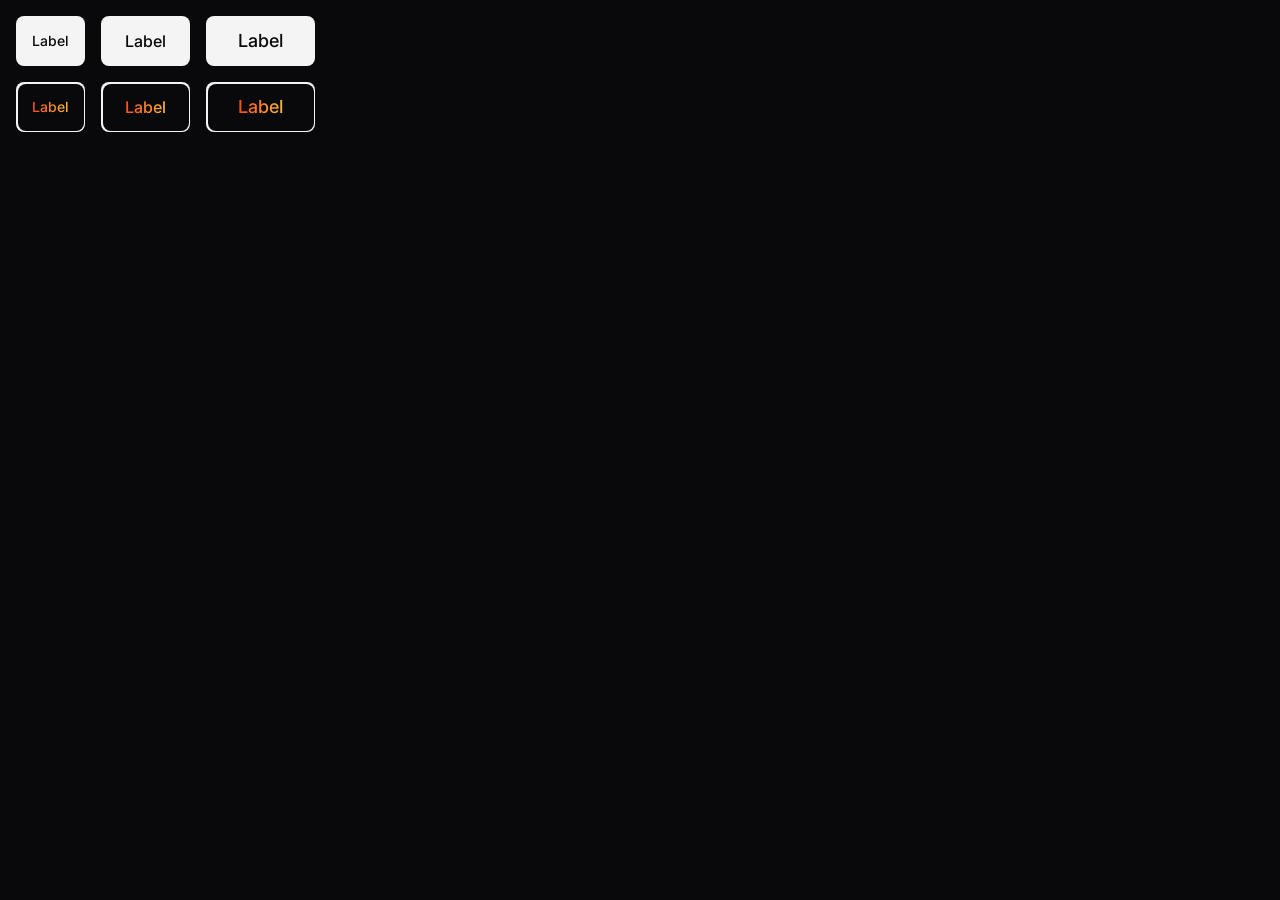
<file: HTML-CSS/06-LandingPage/index.html>
<!DOCTYPE html>
<html lang="pt-BR">
<head>
  <meta charset="UTF-8">
  <meta name="viewport" content="width=device-width, initial-scale=1.0">
  <link rel="preconnect" href="https://fonts.googleapis.com">
  <link rel="preconnect" href="https://fonts.gstatic.com" crossorigin>
  <link rel="stylesheet" href="styles/index.css">
  <title>Zinger - Karaokê</title>
  <link href="https://fonts.googleapis.com/css2?family=Inter:ital,opsz,wght@0,14..32,100..900;1,14..32,100..900&display=swap" rel="stylesheet">
</head>
<body>
  <div class="flex gap-1">
    <a href="#" class="btn btn-sm">Label</a>
    <span href="#" class="btn btn-md">Label</span>
    <button href="#" class="btn btn-lg">Label</button>
  </div>

  <div class="flex gap-1">
    <a aria-label="Label" href="#" class="btn btn-sm"></a>
    <span aria-label="Label"  href="#" class="btn btn-md"></span>
    <button aria-label="Label" href="#" class="btn btn-lg"></button>
  </div>
</body>
</html>
</file>
<file: HTML-CSS/01-Travelgram/style.css>
:root{
  --background-color: #FFFFFF;
  --surface-color:#F5F5F5;
  --skeleton-color:#D9D9D9;
  --shape-transparency:rgba(255, 255, 255, 0.56);

  --text-color-primary:#313131;
  --text-color-secondary:#6C6C6C;
  
  --font-family: 'Poppins', sans-serif;
  --font-lg:32px;
  --font-md:14px;
  --font-sm:12px;
  --font-weight-regular:400;
  --font-weight-medium:500;
  --font-weight-bold:700;
}

*{
  margin:0;
  padding:0;
  box-sizing:border-box;
  

} 

body{
 font-family:var(--font-family);
  background-color:var(--background-color);
  color:var(--text-color-secondary);
  font-size:var(--font-md);
}

header{
  display:flex;
  justify-content:space-between;
  padding:20px 32px;
  background-color:var(--surface-color);
}

header ul{
  display:flex;
  align-items:center;
  list-style:none;
  gap: 16px;
  font-size:var(--font-sm);

}

a{
  text-decoration:none;
  color:var(--text-color-secondary);
   font-size:var(--font-sm);
}

.profile{
  display:flex;
  justify-content:space-between;
  padding:32px;
  align-items:center;
  background-color:var(--surface-color);

}

.profile-info{
  display:flex;
  gap:32px;
}

.profile-info img.avatar{
  width: 176px;
  height: 176px;

}

.profile-details{
  display:flex;
  flex-direction:column;
  gap:8px;
  width: 384px;
  height: 168px;
  font-size:var(--font-sm);

}
h1{
  font-size:var(--font-lg);
  color:var(--text-color-primary);
  font-weight:var(--font-weight-bold);
}
.stats{
  display:flex;
  flex-direction:column;
  gap:16px;
  width: 280px;
  height: 104px;
  font-size:var(--font-sm);

}

.stat{
  display:flex;
  gap:8px;

}

.gallery{
  display:flex;
  flex-wrap:wrap;
  gap:24px;
  padding:24px 32px;
  justify-content:center;
}
.gallery img{
  width: 286px;
  height: 286px;
}

footer{
  padding:24px 65px;
  display:flex;
  justify-content:space-between;
}

.footer-links{  
  
  display:flex;
  gap:16px;

}
</file>
<file: HTML-CSS/02-PortalNoticias/styles/global.css>
@import url(variables.css);
@import url(components.css);
@import url(layout.css);

@import url(header.css);
@import url(highlights.css);
@import url(most-read.css);
@import url(ai.css);
@import url(aside.css);

*{
  margin: 0;
  padding: 0;
  box-sizing: border-box;
}
img{
 display:block;
 max-width:100%;
}


body{
  background-color: var(--bg-color);
  color: var(--text-color-primary);
  font-family: var(--font-family);
}

a{
  text-decoration: none;
  color: inherit;
}
</file>
<file: HTML-CSS/03-PortfolioDev/style/index.css>
@import url("variables.css");
@import url("global.css");
@import url("layout.css");
@import url("components.css");

@import url("hero.css");
@import url("projects.css");
@import url("services.css");
@import url("contact.css");
</file>
<file: HTML-CSS/04-FormularioMatricula/style/index.css>
@import url(form.css);
@import url(variable.css);
@import url(layout.css);
@import url(global.css);
</file>
<file: HTML-CSS/05-FormularioConvite/styles/index.css>
@import url(variables.css);
@import url(global.css);
@import url(layout.css);
@import url(form.css);
</file>
<file: HTML-CSS/06-LandingPage/styles/index.css>
@import url(variables.css);
@import url(global.css);
@import url(utility.css);
@import url(buttons.css);
@import url(social.css);
</file>
